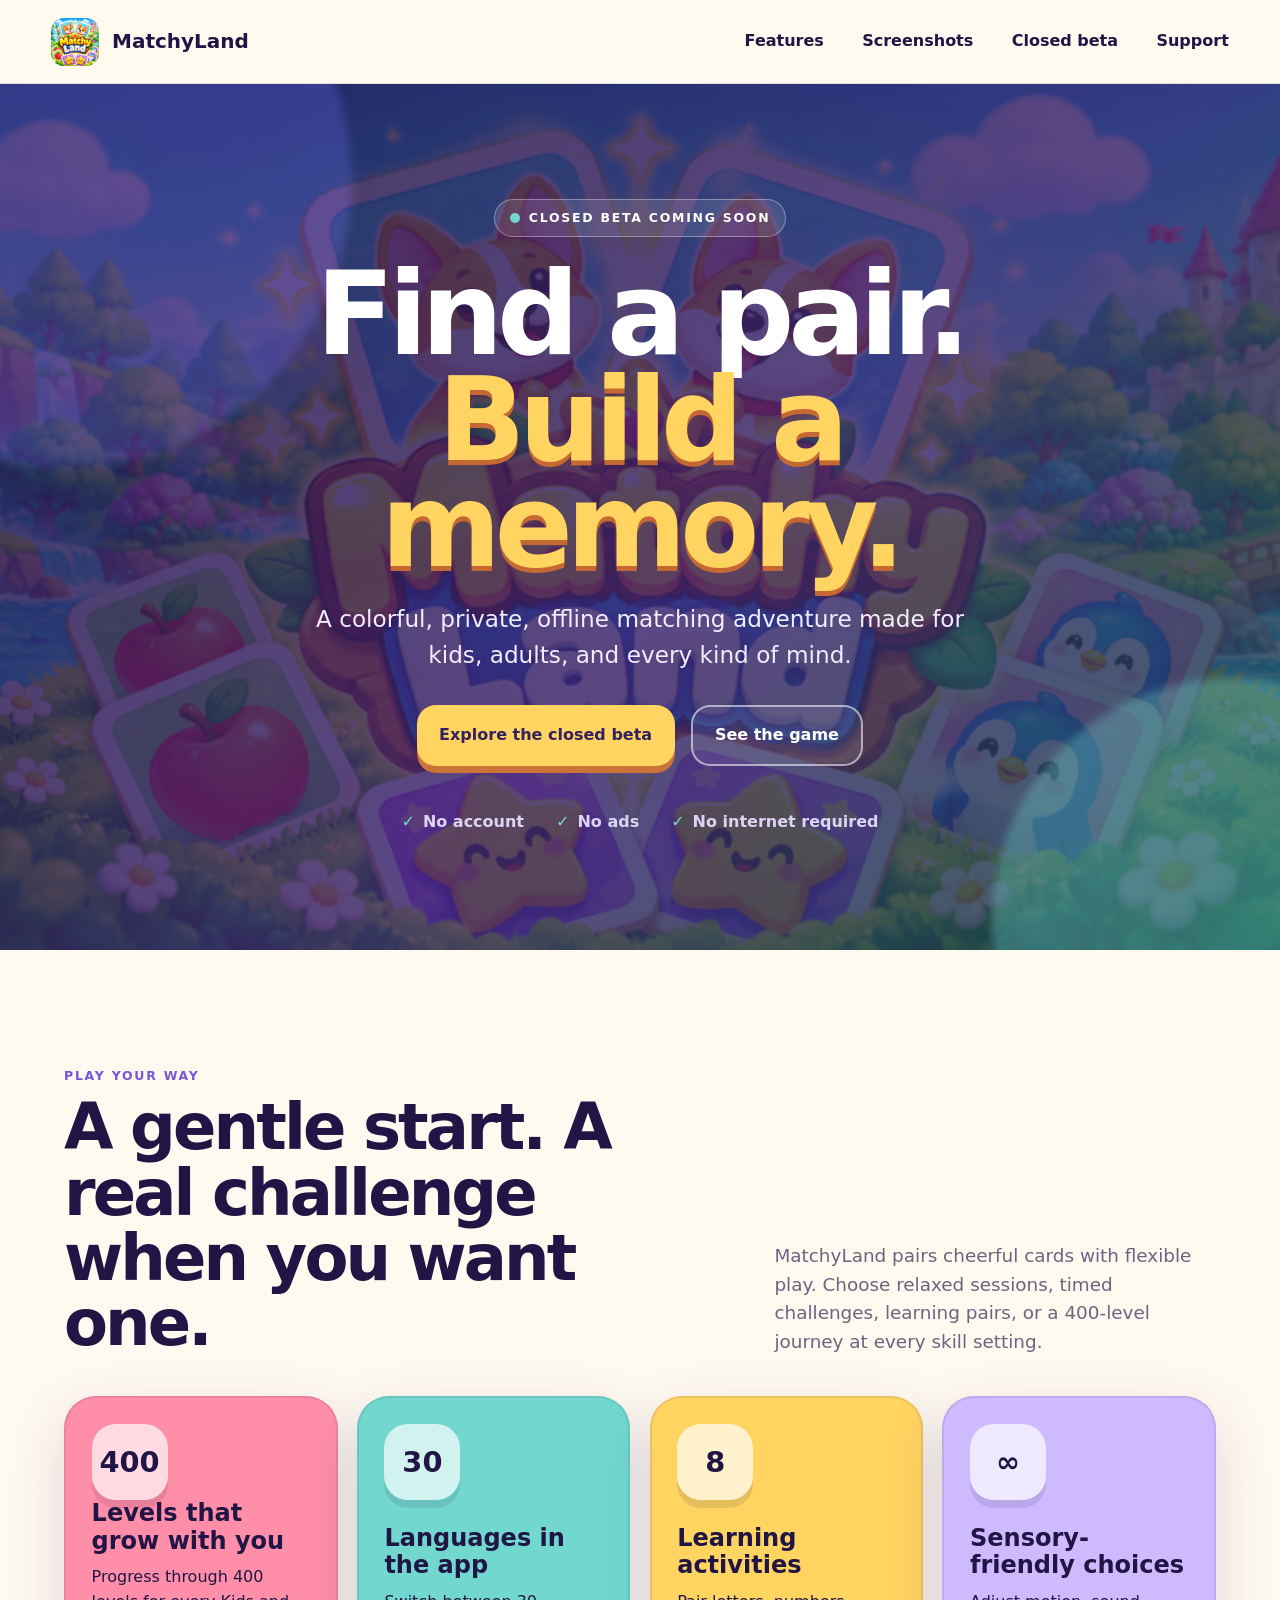
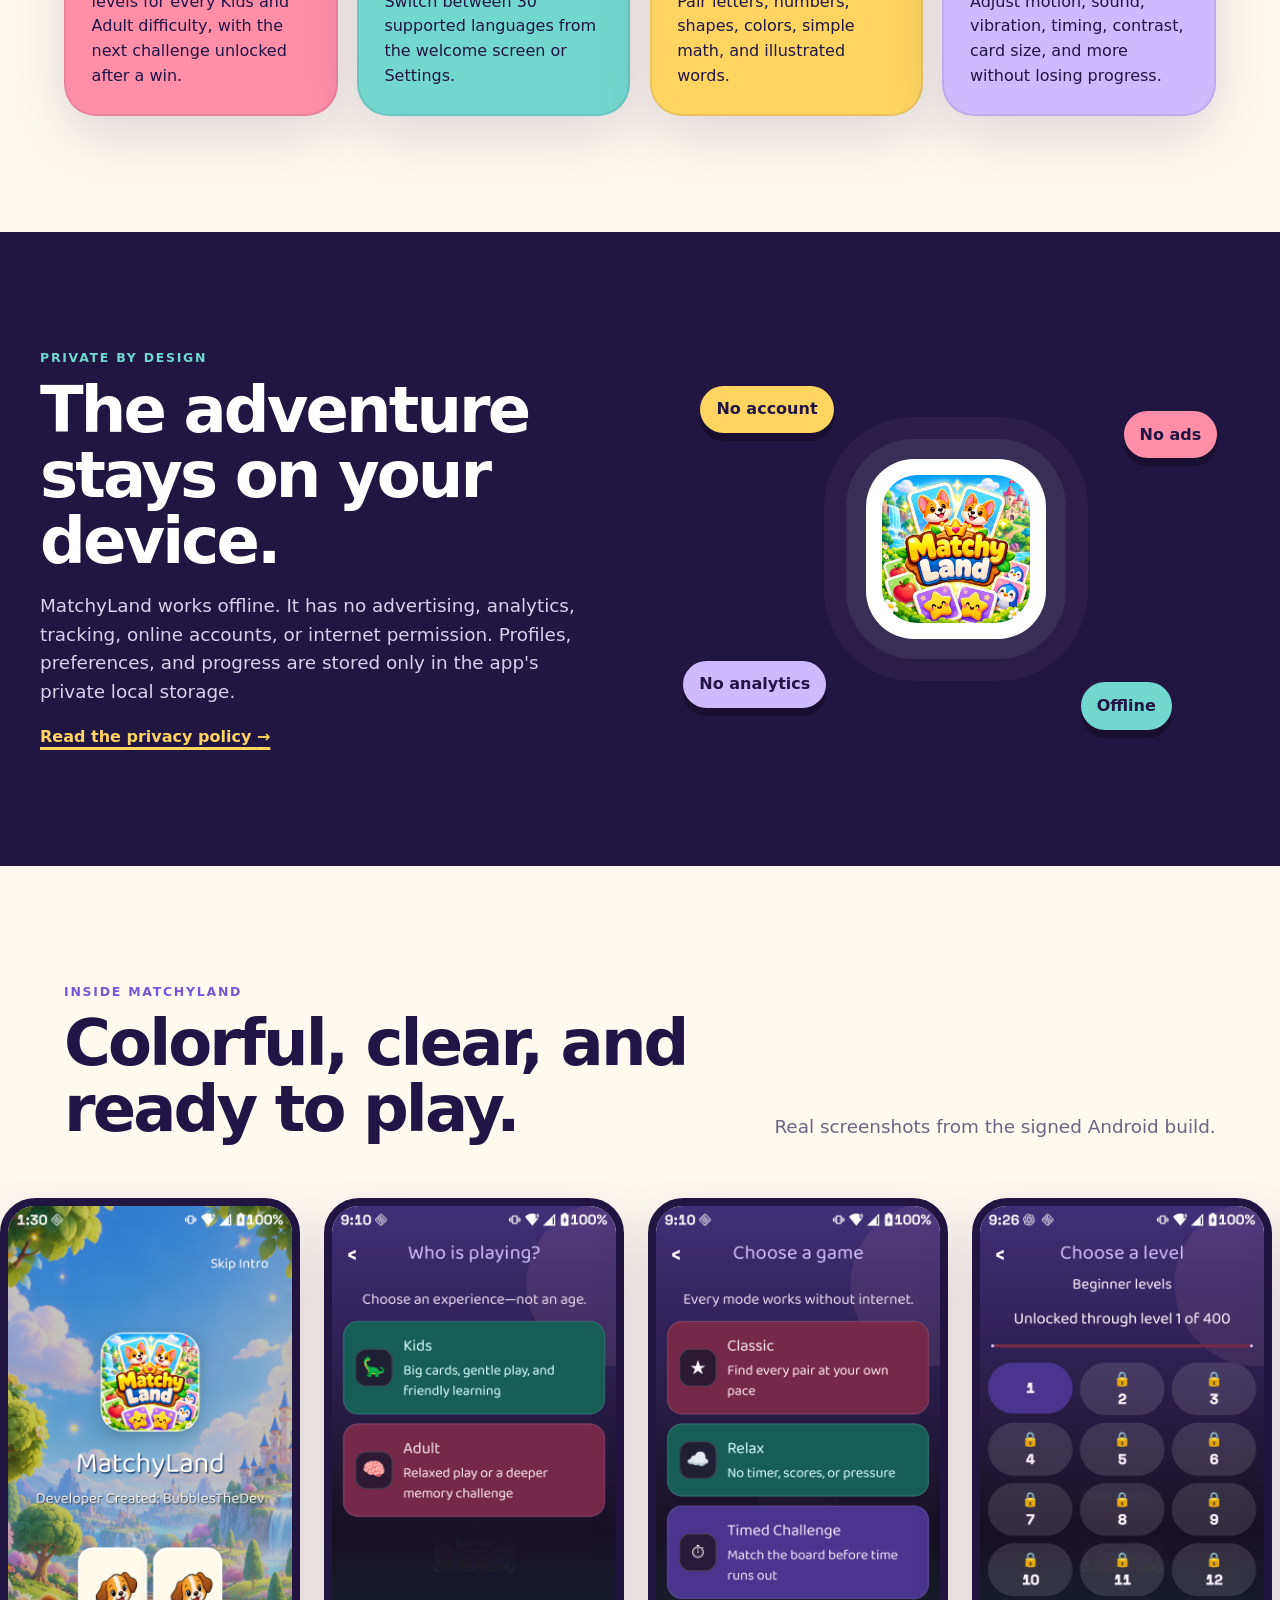
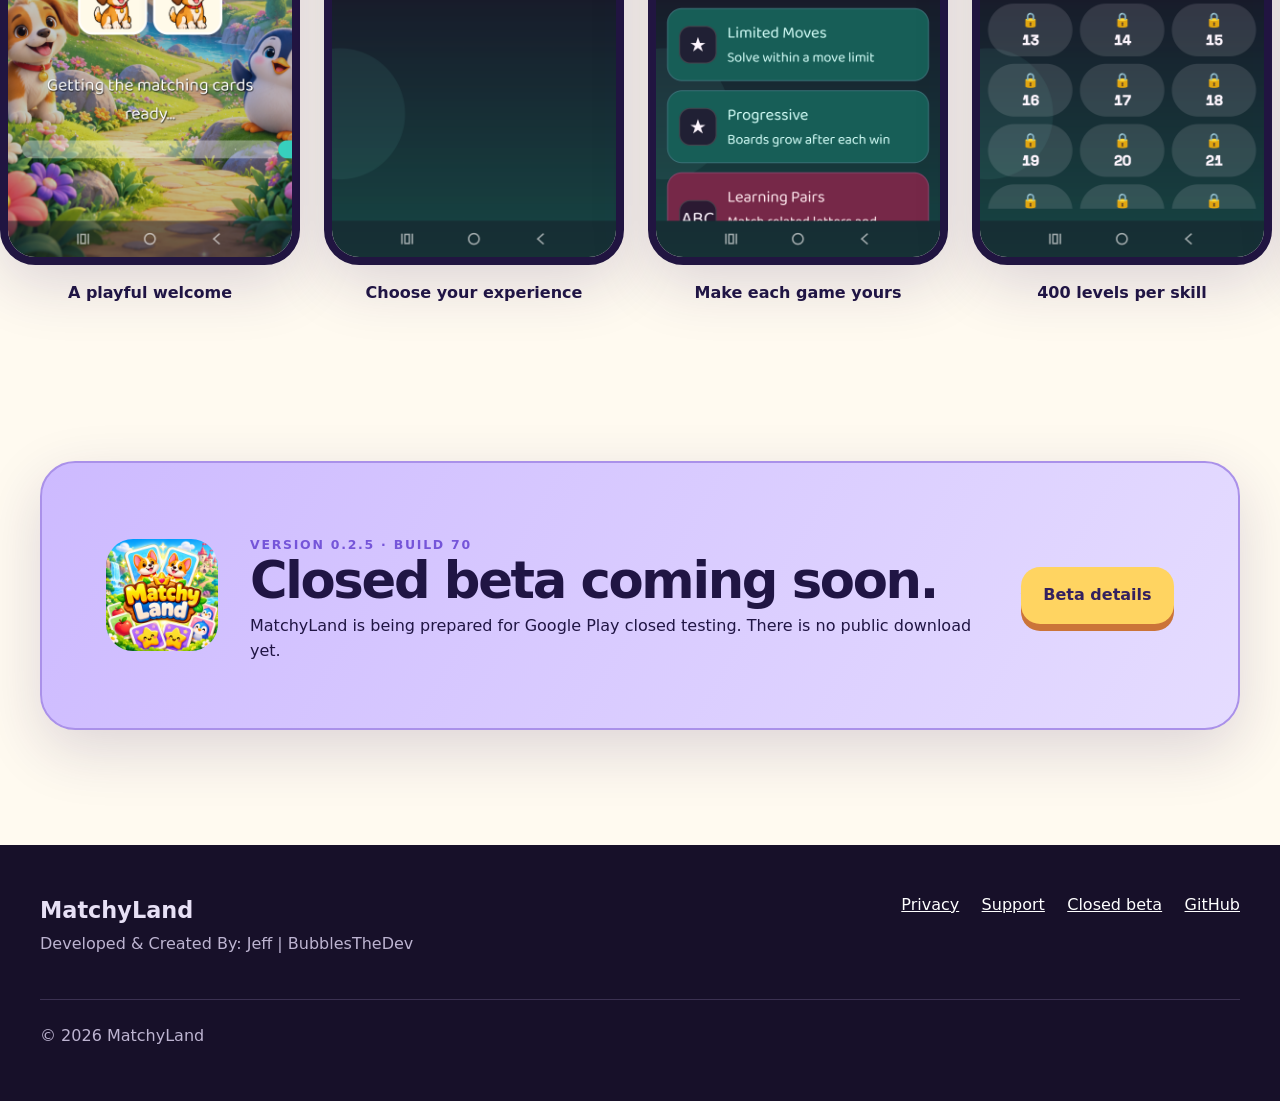
<file: index.html>
<!doctype html>
<html lang="en">
<head>
  <meta charset="utf-8">
  <meta name="viewport" content="width=device-width,initial-scale=1">
  <meta name="theme-color" content="#2f2261">
  <meta name="description" content="MatchyLand is a colorful, private, offline memory matching game for kids and adults. Closed beta coming soon.">
  <meta property="og:title" content="MatchyLand — Find every pair">
  <meta property="og:description" content="A private, offline matching adventure for every kind of mind. Closed beta coming soon.">
  <meta property="og:image" content="https://kernferm.github.io/MatchyLand-Android/assets/feature-graphic.png">
  <meta property="og:type" content="website">
  <title>MatchyLand — Closed beta coming soon</title>
  <link rel="icon" href="assets/app-icon.png">
  <link rel="stylesheet" href="styles.css">
</head>
<body>
  <a class="skip-link" href="#main">Skip to main content</a>
  <header class="site-header">
    <a class="brand" href="index.html" aria-label="MatchyLand home">
      <img src="assets/app-icon.png" alt="" width="48" height="48">
      <span>MatchyLand</span>
    </a>
    <nav aria-label="Primary navigation">
      <a href="#features">Features</a>
      <a href="#gallery">Screenshots</a>
      <a href="closed-beta.html">Closed beta</a>
      <a href="support.html">Support</a>
    </nav>
  </header>

  <main id="main">
    <section class="hero">
      <div class="hero-art" aria-hidden="true"><img src="assets/feature-graphic.png" alt=""></div>
      <div class="hero-copy">
        <div class="eyebrow"><span class="pulse"></span> Closed beta coming soon</div>
        <h1>Find a pair.<br><span>Build a memory.</span></h1>
        <p>A colorful, private, offline matching adventure made for kids, adults, and every kind of mind.</p>
        <div class="hero-actions">
          <a class="button primary" href="closed-beta.html">Explore the closed beta</a>
          <a class="button secondary" href="#gallery">See the game</a>
        </div>
        <ul class="trust-row" aria-label="Privacy highlights">
          <li>No account</li><li>No ads</li><li>No internet required</li>
        </ul>
      </div>
    </section>

    <section class="intro" id="features">
      <div>
        <p class="section-kicker">Play your way</p>
        <h2>A gentle start. A real challenge when you want one.</h2>
      </div>
      <p>MatchyLand pairs cheerful cards with flexible play. Choose relaxed sessions, timed challenges, learning pairs, or a 400-level journey at every skill setting.</p>
    </section>

    <section class="feature-grid" aria-label="MatchyLand features">
      <article class="feature-card coral"><span class="feature-icon">400</span><h3>Levels that grow with you</h3><p>Progress through 400 levels for every Kids and Adult difficulty, with the next challenge unlocked after a win.</p></article>
      <article class="feature-card aqua"><span class="feature-icon">30</span><h3>Languages in the app</h3><p>Switch between 30 supported languages from the welcome screen or Settings.</p></article>
      <article class="feature-card yellow"><span class="feature-icon">8</span><h3>Learning activities</h3><p>Pair letters, numbers, shapes, colors, simple math, and illustrated words.</p></article>
      <article class="feature-card lilac"><span class="feature-icon">∞</span><h3>Sensory-friendly choices</h3><p>Adjust motion, sound, vibration, timing, contrast, card size, and more without losing progress.</p></article>
    </section>

    <section class="spotlight">
      <div class="spotlight-copy">
        <p class="section-kicker">Private by design</p>
        <h2>The adventure stays on your device.</h2>
        <p>MatchyLand works offline. It has no advertising, analytics, tracking, online accounts, or internet permission. Profiles, preferences, and progress are stored only in the app's private local storage.</p>
        <a class="text-link" href="privacy.html">Read the privacy policy <span aria-hidden="true">→</span></a>
      </div>
      <div class="privacy-orbit" aria-label="No account, no ads, no analytics, offline">
        <div class="orbit-center"><img src="assets/app-icon.png" alt="MatchyLand app icon"></div>
        <span class="orbit-tag tag-one">No account</span>
        <span class="orbit-tag tag-two">No ads</span>
        <span class="orbit-tag tag-three">No analytics</span>
        <span class="orbit-tag tag-four">Offline</span>
      </div>
    </section>

    <section class="gallery" id="gallery">
      <div class="gallery-heading">
        <div><p class="section-kicker">Inside MatchyLand</p><h2>Colorful, clear, and ready to play.</h2></div>
        <p>Real screenshots from the signed Android build.</p>
      </div>
      <div class="screenshots">
        <figure><img src="assets/screenshots/loading.png" alt="MatchyLand animated loading screen" loading="lazy"><figcaption>A playful welcome</figcaption></figure>
        <figure><img src="assets/screenshots/experience.png" alt="Kids and Adult experience choices" loading="lazy"><figcaption>Choose your experience</figcaption></figure>
        <figure><img src="assets/screenshots/game-setup.png" alt="Game setup screen with play options" loading="lazy"><figcaption>Make each game yours</figcaption></figure>
        <figure><img src="assets/screenshots/levels.png" alt="Level picker showing 400 levels" loading="lazy"><figcaption>400 levels per skill</figcaption></figure>
        <figure><img src="assets/screenshots/gameplay.png" alt="Classic matching game board" loading="lazy"><figcaption>Simple, focused gameplay</figcaption></figure>
        <figure><img src="assets/screenshots/languages.png" alt="In-app language selector" loading="lazy"><figcaption>30 selectable languages</figcaption></figure>
      </div>
    </section>

    <section class="beta-cta">
      <img src="assets/app-icon.png" alt="" width="112" height="112">
      <div><p class="section-kicker">Version 0.2.5 · Build 70</p><h2>Closed beta coming soon.</h2><p>MatchyLand is being prepared for Google Play closed testing. There is no public download yet.</p></div>
      <a class="button primary" href="closed-beta.html">Beta details</a>
    </section>
  </main>

  <footer>
    <div><strong>MatchyLand</strong><p>Developed &amp; Created By: Jeff | BubblesTheDev</p></div>
    <div class="footer-links"><a href="privacy.html">Privacy</a><a href="support.html">Support</a><a href="closed-beta.html">Closed beta</a><a href="https://github.com/KernFerm/MatchyLand-Android">GitHub</a></div>
    <p class="copyright">© <span id="year">2026</span> MatchyLand</p>
  </footer>
  <script src="script.js"></script>
</body>
</html>
</file>
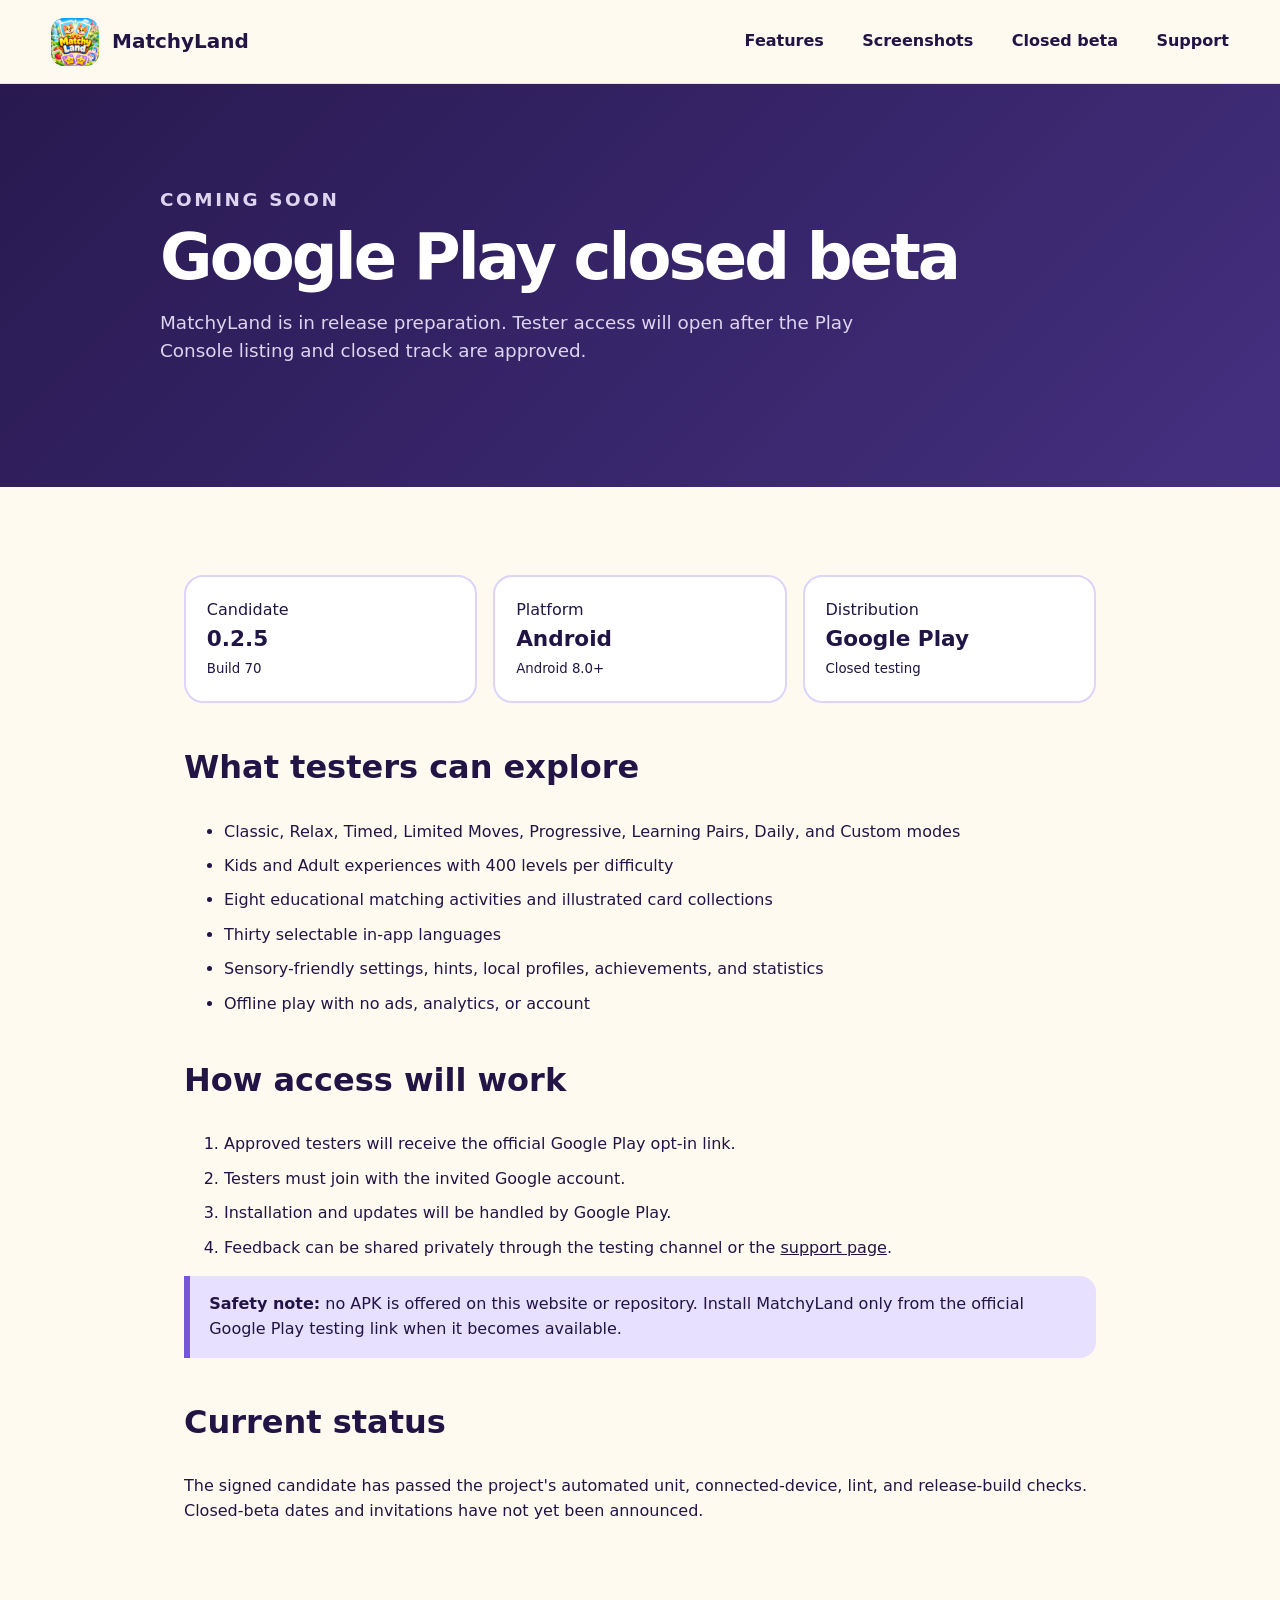
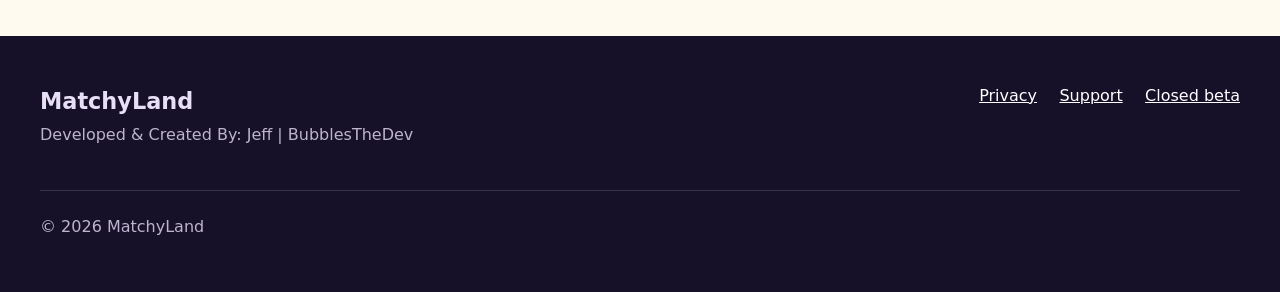
<file: closed-beta.html>
<!doctype html><html lang="en"><head><meta charset="utf-8"><meta name="viewport" content="width=device-width,initial-scale=1"><meta name="theme-color" content="#2f2261"><title>Closed Beta — MatchyLand</title><link rel="icon" href="assets/app-icon.png"><link rel="stylesheet" href="styles.css"></head><body><a class="skip-link" href="#main">Skip to main content</a><header class="site-header"><a class="brand" href="index.html"><img src="assets/app-icon.png" alt="" width="48" height="48"><span>MatchyLand</span></a><nav aria-label="Primary navigation"><a href="index.html#features">Features</a><a href="index.html#gallery">Screenshots</a><a href="closed-beta.html">Closed beta</a><a href="support.html">Support</a></nav></header><main id="main"><section class="page-hero"><p class="section-kicker">Coming soon</p><h1>Google Play closed beta</h1><p>MatchyLand is in release preparation. Tester access will open after the Play Console listing and closed track are approved.</p></section><article class="content-page"><div class="status-panel"><div><span>Candidate</span><strong>0.2.5</strong><small>Build 70</small></div><div><span>Platform</span><strong>Android</strong><small>Android 8.0+</small></div><div><span>Distribution</span><strong>Google Play</strong><small>Closed testing</small></div></div><h2>What testers can explore</h2><ul><li>Classic, Relax, Timed, Limited Moves, Progressive, Learning Pairs, Daily, and Custom modes</li><li>Kids and Adult experiences with 400 levels per difficulty</li><li>Eight educational matching activities and illustrated card collections</li><li>Thirty selectable in-app languages</li><li>Sensory-friendly settings, hints, local profiles, achievements, and statistics</li><li>Offline play with no ads, analytics, or account</li></ul><h2>How access will work</h2><ol><li>Approved testers will receive the official Google Play opt-in link.</li><li>Testers must join with the invited Google account.</li><li>Installation and updates will be handled by Google Play.</li><li>Feedback can be shared privately through the testing channel or the <a href="support.html">support page</a>.</li></ol><div class="notice"><strong>Safety note:</strong> no APK is offered on this website or repository. Install MatchyLand only from the official Google Play testing link when it becomes available.</div><h2>Current status</h2><p>The signed candidate has passed the project's automated unit, connected-device, lint, and release-build checks. Closed-beta dates and invitations have not yet been announced.</p></article></main><footer><div><strong>MatchyLand</strong><p>Developed &amp; Created By: Jeff | BubblesTheDev</p></div><div class="footer-links"><a href="privacy.html">Privacy</a><a href="support.html">Support</a><a href="closed-beta.html">Closed beta</a></div><p class="copyright">© 2026 MatchyLand</p></footer></body></html>
</file>
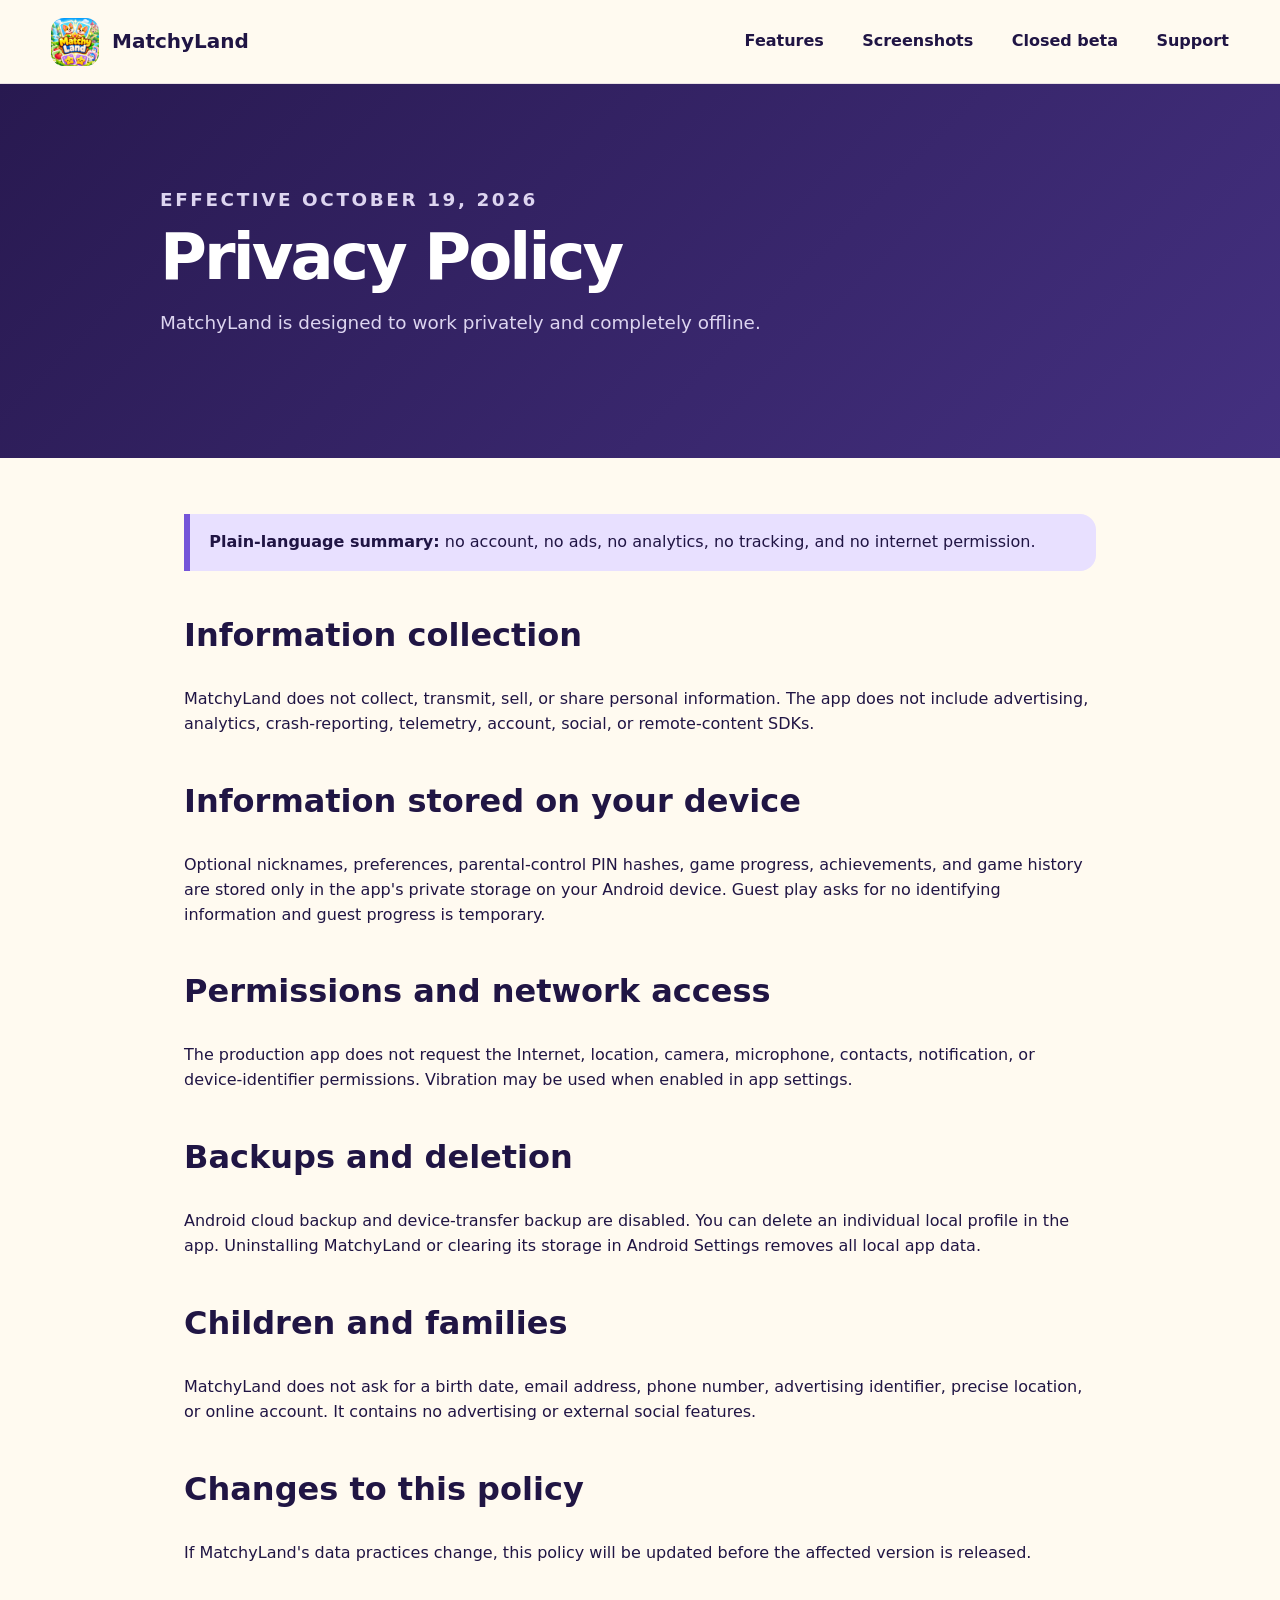
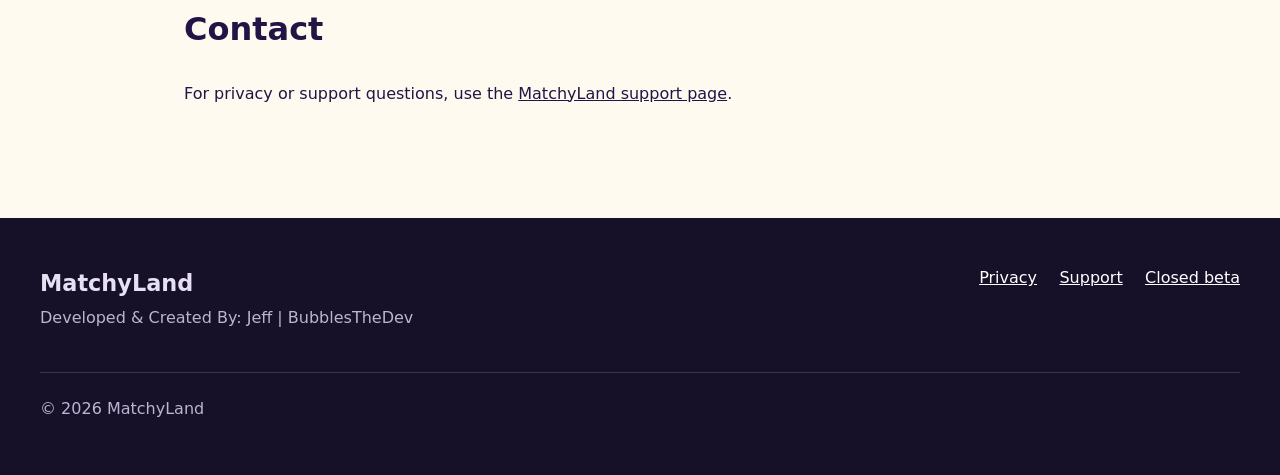
<file: privacy.html>
<!doctype html><html lang="en"><head><meta charset="utf-8"><meta name="viewport" content="width=device-width,initial-scale=1"><meta name="theme-color" content="#2f2261"><title>Privacy Policy — MatchyLand</title><link rel="icon" href="assets/app-icon.png"><link rel="stylesheet" href="styles.css"></head><body><a class="skip-link" href="#main">Skip to main content</a><header class="site-header"><a class="brand" href="index.html"><img src="assets/app-icon.png" alt="" width="48" height="48"><span>MatchyLand</span></a><nav aria-label="Primary navigation"><a href="index.html#features">Features</a><a href="index.html#gallery">Screenshots</a><a href="closed-beta.html">Closed beta</a><a href="support.html">Support</a></nav></header><main id="main"><section class="page-hero"><p class="section-kicker">Effective October 19, 2026</p><h1>Privacy Policy</h1><p>MatchyLand is designed to work privately and completely offline.</p></section><article class="content-page"><div class="notice"><strong>Plain-language summary:</strong> no account, no ads, no analytics, no tracking, and no internet permission.</div><h2>Information collection</h2><p>MatchyLand does not collect, transmit, sell, or share personal information. The app does not include advertising, analytics, crash-reporting, telemetry, account, social, or remote-content SDKs.</p><h2>Information stored on your device</h2><p>Optional nicknames, preferences, parental-control PIN hashes, game progress, achievements, and game history are stored only in the app's private storage on your Android device. Guest play asks for no identifying information and guest progress is temporary.</p><h2>Permissions and network access</h2><p>The production app does not request the Internet, location, camera, microphone, contacts, notification, or device-identifier permissions. Vibration may be used when enabled in app settings.</p><h2>Backups and deletion</h2><p>Android cloud backup and device-transfer backup are disabled. You can delete an individual local profile in the app. Uninstalling MatchyLand or clearing its storage in Android Settings removes all local app data.</p><h2>Children and families</h2><p>MatchyLand does not ask for a birth date, email address, phone number, advertising identifier, precise location, or online account. It contains no advertising or external social features.</p><h2>Changes to this policy</h2><p>If MatchyLand's data practices change, this policy will be updated before the affected version is released.</p><h2>Contact</h2><p>For privacy or support questions, use the <a href="support.html">MatchyLand support page</a>.</p></article></main><footer><div><strong>MatchyLand</strong><p>Developed &amp; Created By: Jeff | BubblesTheDev</p></div><div class="footer-links"><a href="privacy.html">Privacy</a><a href="support.html">Support</a><a href="closed-beta.html">Closed beta</a></div><p class="copyright">© 2026 MatchyLand</p></footer></body></html>
</file>
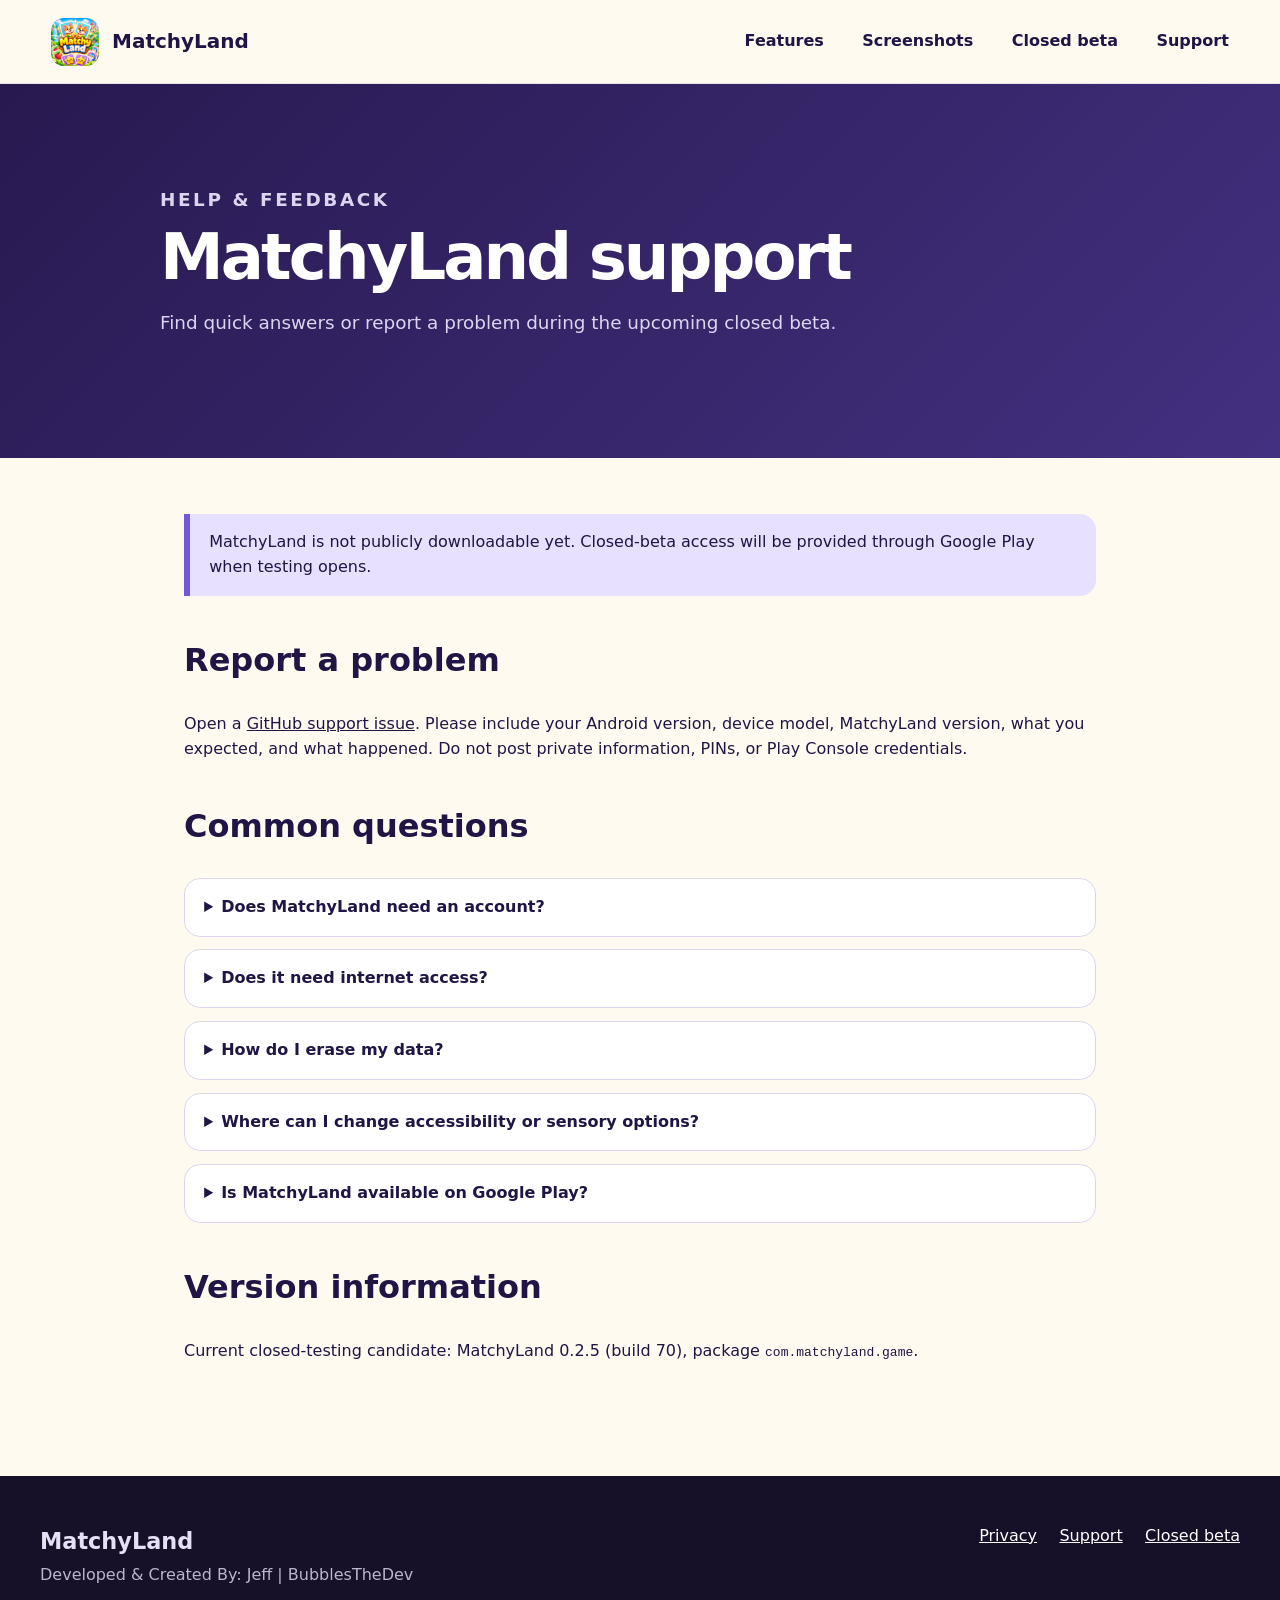
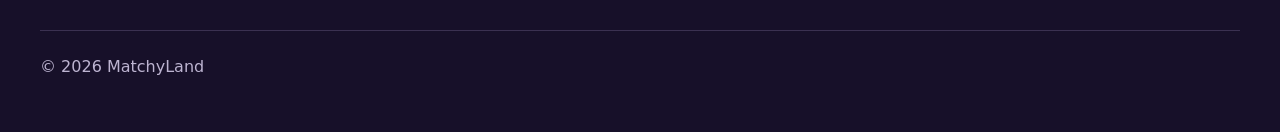
<file: support.html>
<!doctype html><html lang="en"><head><meta charset="utf-8"><meta name="viewport" content="width=device-width,initial-scale=1"><meta name="theme-color" content="#2f2261"><title>Support — MatchyLand</title><link rel="icon" href="assets/app-icon.png"><link rel="stylesheet" href="styles.css"></head><body><a class="skip-link" href="#main">Skip to main content</a><header class="site-header"><a class="brand" href="index.html"><img src="assets/app-icon.png" alt="" width="48" height="48"><span>MatchyLand</span></a><nav aria-label="Primary navigation"><a href="index.html#features">Features</a><a href="index.html#gallery">Screenshots</a><a href="closed-beta.html">Closed beta</a><a href="support.html">Support</a></nav></header><main id="main"><section class="page-hero"><p class="section-kicker">Help &amp; feedback</p><h1>MatchyLand support</h1><p>Find quick answers or report a problem during the upcoming closed beta.</p></section><article class="content-page"><div class="notice">MatchyLand is not publicly downloadable yet. Closed-beta access will be provided through Google Play when testing opens.</div><h2>Report a problem</h2><p>Open a <a href="https://github.com/KernFerm/MatchyLand-Android/issues/new">GitHub support issue</a>. Please include your Android version, device model, MatchyLand version, what you expected, and what happened. Do not post private information, PINs, or Play Console credentials.</p><h2>Common questions</h2><div class="faq"><details><summary>Does MatchyLand need an account?</summary><p>No. Profiles are optional and remain only on your device.</p></details><details><summary>Does it need internet access?</summary><p>No. MatchyLand is built to work offline and the app does not request Android's Internet permission.</p></details><details><summary>How do I erase my data?</summary><p>Delete individual local profiles in the app, or remove all app data by uninstalling MatchyLand or clearing its storage in Android Settings.</p></details><details><summary>Where can I change accessibility or sensory options?</summary><p>Use Accessibility &amp; Sensory from the main menu or Settings. Sensory-friendly mode can also be enabled from the welcome screen.</p></details><details><summary>Is MatchyLand available on Google Play?</summary><p>Not publicly yet. A closed beta is coming soon.</p></details></div><h2>Version information</h2><p>Current closed-testing candidate: MatchyLand 0.2.5 (build 70), package <code>com.matchyland.game</code>.</p></article></main><footer><div><strong>MatchyLand</strong><p>Developed &amp; Created By: Jeff | BubblesTheDev</p></div><div class="footer-links"><a href="privacy.html">Privacy</a><a href="support.html">Support</a><a href="closed-beta.html">Closed beta</a></div><p class="copyright">© 2026 MatchyLand</p></footer></body></html>
</file>
<file: styles.css>
:root{--ink:#201544;--plum:#4d318d;--purple:#7555d9;--cream:#fffaf0;--coral:#ff8ea8;--aqua:#72d8cf;--yellow:#ffd461;--lilac:#cdbaff;--muted:#6c6480;--shadow:0 20px 60px rgba(42,26,91,.16)}
*{box-sizing:border-box}html{scroll-behavior:smooth}body{margin:0;background:var(--cream);color:var(--ink);font-family:"Trebuchet MS","Arial Rounded MT Bold",system-ui,sans-serif;line-height:1.55}img{max-width:100%;display:block}a{color:inherit}.skip-link{position:absolute;left:1rem;top:-5rem;background:#fff;padding:.75rem 1rem;border-radius:1rem;z-index:100}.skip-link:focus{top:1rem}.site-header{height:84px;padding:0 clamp(1.25rem,4vw,4.5rem);display:flex;align-items:center;justify-content:space-between;gap:2rem;background:rgba(255,250,240,.92);backdrop-filter:blur(14px);position:sticky;top:0;z-index:50;border-bottom:1px solid rgba(77,49,141,.12)}.brand{display:flex;align-items:center;gap:.8rem;text-decoration:none;font-weight:900;font-size:1.25rem}.brand img{border-radius:13px}.site-header nav{display:flex;gap:clamp(1rem,3vw,2.5rem);font-weight:700}.site-header nav a{text-decoration:none}.site-header nav a:hover,.site-header nav a:focus-visible{color:var(--purple)}.hero{min-height:calc(100vh - 84px);position:relative;display:grid;place-items:center;overflow:hidden;padding:clamp(4rem,9vw,8rem) 1.5rem;background:linear-gradient(135deg,#211443 0%,#3e286f 56%,#17484b 100%);color:#fff}.hero:before,.hero:after{content:"";position:absolute;border-radius:50%;filter:blur(4px);opacity:.32}.hero:before{width:36rem;height:36rem;background:var(--purple);left:-14rem;top:-12rem}.hero:after{width:30rem;height:30rem;background:var(--aqua);right:-12rem;bottom:-13rem}.hero-art{position:absolute;inset:0;opacity:.15}.hero-art img{width:100%;height:100%;object-fit:cover;filter:saturate(1.25)}.hero-copy{position:relative;z-index:2;max-width:900px;text-align:center}.eyebrow,.section-kicker{text-transform:uppercase;letter-spacing:.14em;font-size:.78rem;font-weight:900}.eyebrow{display:inline-flex;align-items:center;gap:.55rem;padding:.5rem .9rem;border:1px solid rgba(255,255,255,.35);border-radius:999px;background:rgba(255,255,255,.1)}.pulse{width:.65rem;height:.65rem;border-radius:50%;background:var(--aqua);box-shadow:0 0 0 0 rgba(114,216,207,.7);animation:pulse 2s infinite}.hero h1{font-size:clamp(3.4rem,9vw,7.5rem);line-height:.92;letter-spacing:-.055em;margin:1.5rem 0 1.4rem}.hero h1 span{color:var(--yellow);text-shadow:0 5px 0 #c56833}.hero-copy>p{font-size:clamp(1.1rem,2.2vw,1.45rem);max-width:690px;margin:0 auto 2rem;color:#f1ecff}.hero-actions{display:flex;justify-content:center;gap:1rem;flex-wrap:wrap}.button{display:inline-flex;align-items:center;justify-content:center;padding:1rem 1.4rem;border-radius:1.2rem;text-decoration:none;font-weight:900;min-height:54px;transition:transform .2s,box-shadow .2s}.button:hover,.button:focus-visible{transform:translateY(-3px)}.primary{background:var(--yellow);color:#34215f;box-shadow:0 7px 0 #cb7439}.secondary{border:2px solid rgba(255,255,255,.55);color:#fff;background:rgba(255,255,255,.08)}.trust-row{display:flex;justify-content:center;gap:1rem 2rem;flex-wrap:wrap;margin:2.8rem 0 0;padding:0;list-style:none;color:#ddd4f5;font-weight:800}.trust-row li:before{content:"✓";color:var(--aqua);margin-right:.5rem}.intro,.gallery-heading{display:grid;grid-template-columns:1.2fr .8fr;align-items:end;gap:3rem;max-width:1200px;margin:auto;padding:clamp(5rem,9vw,8rem) 1.5rem 2.5rem}.section-kicker{color:var(--purple);margin:0 0 .65rem}.intro h2,.spotlight h2,.gallery h2,.beta-cta h2,.page-hero h1{font-size:clamp(2.3rem,5vw,4.4rem);line-height:1.02;letter-spacing:-.045em;margin:0}.intro>p,.gallery-heading>p{font-size:1.15rem;color:var(--muted);margin:0}.feature-grid{max-width:1200px;margin:0 auto clamp(5rem,9vw,8rem);padding:0 1.5rem;display:grid;grid-template-columns:repeat(4,1fr);gap:1.2rem}.feature-card{min-height:320px;border-radius:2rem;padding:1.6rem;display:flex;flex-direction:column;box-shadow:var(--shadow);border:2px solid rgba(32,21,68,.09)}.feature-card h3{font-size:1.5rem;line-height:1.15;margin:auto 0 .6rem}.feature-card p{margin:0}.feature-icon{width:76px;height:76px;display:grid;place-items:center;background:rgba(255,255,255,.68);border-radius:1.5rem;font-size:1.8rem;font-weight:900;box-shadow:0 8px 0 rgba(32,21,68,.11)}.coral{background:var(--coral)}.aqua{background:var(--aqua)}.yellow{background:var(--yellow)}.lilac{background:var(--lilac)}.spotlight{background:#211541;color:#fff;padding:clamp(4rem,8vw,7rem) max(1.5rem,calc((100vw - 1200px)/2));display:grid;grid-template-columns:1fr 1fr;align-items:center;gap:4rem;overflow:hidden}.spotlight-copy p:not(.section-kicker){font-size:1.15rem;color:#d9d1ec}.spotlight .section-kicker{color:var(--aqua)}.text-link{display:inline-block;color:var(--yellow);font-weight:900;text-decoration-thickness:3px;text-underline-offset:5px}.privacy-orbit{height:430px;position:relative;display:grid;place-items:center}.orbit-center{width:180px;height:180px;border-radius:3rem;padding:1rem;background:#fff;box-shadow:0 0 0 20px rgba(255,255,255,.07),0 0 0 42px rgba(255,255,255,.04)}.orbit-center img{border-radius:2.2rem}.orbit-tag{position:absolute;padding:.7rem 1rem;border-radius:999px;font-weight:900;color:var(--ink);box-shadow:0 8px 0 rgba(0,0,0,.25)}.tag-one{background:var(--yellow);top:12%;left:5%}.tag-two{background:var(--coral);top:18%;right:4%}.tag-three{background:var(--lilac);bottom:13%;left:2%}.tag-four{background:var(--aqua);bottom:8%;right:12%}.gallery{padding-bottom:clamp(5rem,9vw,8rem)}.screenshots{display:flex;gap:1.5rem;overflow-x:auto;padding:1rem max(1.5rem,calc((100vw - 1200px)/2)) 2.5rem;scroll-snap-type:x mandatory}.screenshots figure{margin:0;flex:0 0 min(300px,76vw);scroll-snap-align:start}.screenshots img{aspect-ratio:1220/2712;object-fit:cover;border-radius:2.2rem;border:8px solid #211541;box-shadow:var(--shadow);background:#211541}.screenshots figcaption{text-align:center;font-weight:900;padding-top:1rem}.beta-cta{margin:0 auto clamp(5rem,9vw,8rem);max-width:1200px;background:linear-gradient(120deg,var(--lilac),#e5dcff);border-radius:2.2rem;padding:clamp(2rem,5vw,4rem);display:grid;grid-template-columns:auto 1fr auto;align-items:center;gap:2rem;border:2px solid #aa91e9;box-shadow:var(--shadow)}.beta-cta img{border-radius:1.7rem}.beta-cta h2{font-size:clamp(2rem,4vw,3.4rem)}.beta-cta p{margin:.5rem 0 0}.beta-cta .button{white-space:nowrap}footer{background:#171029;color:#e7e0f5;padding:3rem max(1.5rem,calc((100vw - 1200px)/2));display:grid;grid-template-columns:1fr auto;gap:2rem}footer strong{font-size:1.4rem}footer p{margin:.3rem 0;color:#bdb4d1}.footer-links{display:flex;gap:1.4rem;flex-wrap:wrap}.footer-links a{color:#fff}.copyright{grid-column:1/-1;border-top:1px solid #3b3151;padding-top:1.5rem}.page-hero{padding:clamp(4rem,8vw,7rem) max(1.5rem,calc((100vw - 960px)/2));background:linear-gradient(135deg,#281950,#443080);color:#fff}.page-hero p{max-width:720px;font-size:1.15rem;color:#ddd5f0}.content-page{max-width:960px;margin:0 auto;padding:3.5rem 1.5rem 6rem}.content-page h2{font-size:2rem;margin-top:2.5rem}.content-page h3{margin-top:2rem}.content-page li{margin:.6rem 0}.notice{background:#e8e0ff;border-left:6px solid var(--purple);padding:1rem 1.2rem;border-radius:0 1rem 1rem 0}.status-panel{display:grid;grid-template-columns:repeat(3,1fr);gap:1rem;margin:2rem 0}.status-panel>div{padding:1.3rem;border-radius:1.2rem;background:#fff;border:2px solid #ded3fb}.status-panel strong{display:block;font-size:1.35rem}.faq details{background:#fff;border:1px solid #ddd5ed;border-radius:1rem;padding:1rem 1.2rem;margin:.8rem 0}.faq summary{font-weight:900;cursor:pointer}
@keyframes pulse{70%{box-shadow:0 0 0 12px rgba(114,216,207,0)}100%{box-shadow:0 0 0 0 rgba(114,216,207,0)}}
@media(max-width:900px){.site-header nav a:not(:last-child){display:none}.intro,.gallery-heading,.spotlight{grid-template-columns:1fr}.feature-grid{grid-template-columns:repeat(2,1fr)}.beta-cta{grid-template-columns:auto 1fr}.beta-cta .button{grid-column:1/-1}.privacy-orbit{height:360px}.status-panel{grid-template-columns:1fr}}
@media(max-width:560px){.site-header{height:72px}.hero{min-height:calc(100vh - 72px)}.feature-grid{grid-template-columns:1fr}.feature-card{min-height:250px}.hero h1{font-size:3.2rem}.intro{gap:1.2rem}.beta-cta{grid-template-columns:1fr}.beta-cta img{width:84px}.site-header nav{font-size:.9rem}.site-header nav a{display:none!important}.site-header nav a:last-child{display:block!important}footer{grid-template-columns:1fr}.footer-links{flex-direction:column}.copyright{grid-column:1}}
@media(prefers-reduced-motion:reduce){html{scroll-behavior:auto}.pulse{animation:none}.button{transition:none}}

/* Keep the hero's intrinsic content from widening narrow mobile viewports. */
.hero-copy{width:100%;min-width:0}
body{overflow-x:hidden}.hero{grid-template-columns:minmax(0,1fr)}
@media(max-width:560px){.hero{padding-inline:1.25rem}.hero h1{font-size:2.35rem;letter-spacing:-.06em}.hero h1 span{display:block}.hero-copy{max-width:100%}.hero-copy>p{font-size:.94rem}.hero-actions{align-items:stretch}.hero-actions .button{width:100%;max-width:100%}.trust-row{display:grid;grid-template-columns:1fr;gap:.55rem;margin-top:2rem}}
</file>
